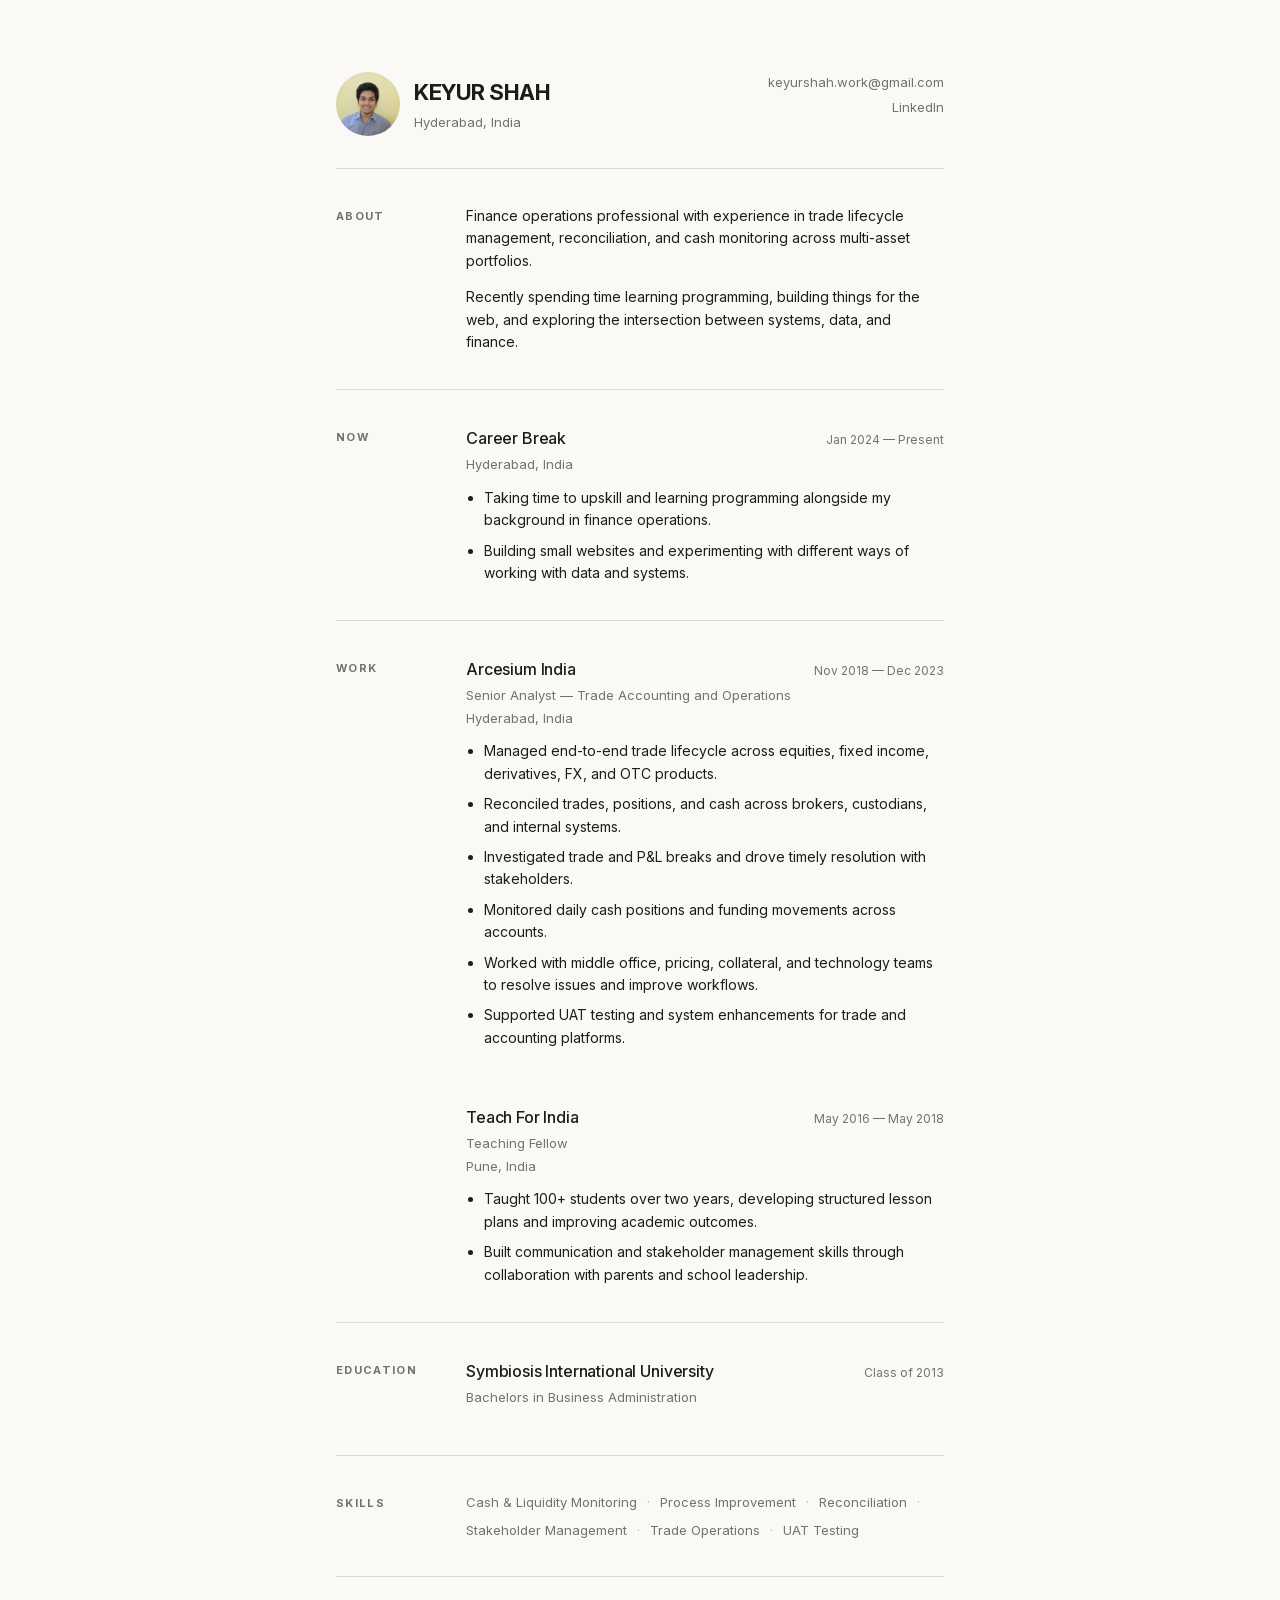
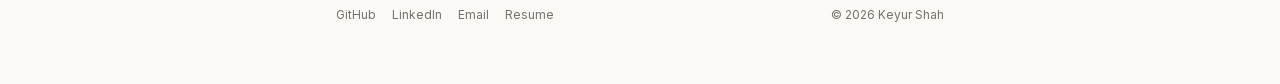
<file: index.html>
<!doctype html>
<html lang="en">
  <head>
    <head>
      <!-- Open Graph -->
      <meta charset="UTF-8" />
      <meta name="viewport" content="width=device-width, initial-scale=1.0" />
      <meta name="author" content="Keyur Shah" />
      <meta property="og:title" content="Keyur Shah" />
      <meta
        property="og:description"
        content="Finance operations, technology, writing, and things I'm learning." />
      <meta property="og:url" content="https://keyurshah.net/" />
      <meta property="og:type" content="website" />
      <meta
        property="og:image"
        content="https://keyurshah.net/linkedin-pfp.JPG" />
      <meta name="twitter:card" content="summary" />

      <title>Keyur Shah</title>
      <link rel="canonical" href="https://keyurshah.net/" />
      <link rel="icon" type="image/x-icon" href="favicon.ico" />
      <link rel="stylesheet" href="/style.css" />
      <script src="/script.js" defer></script>
    </head>
  </head>

  <body>
    <main class="page">
      <!-- Header -->
      <header class="site-header">
        <div class="identity">
          <img
            src="/linkedin-pfp.webp"
            alt="Keyur Shah"
            class="profile-image" />
          <div class="identity-text">
            <h1>KEYUR SHAH</h1>
            <p class="location">Hyderabad, India</p>
          </div>
        </div>

        <div class="contact">
          <a class="external-link" href="mailto:keyurshah.work@gmail.com">
            keyurshah.work@gmail.com
          </a>

          <div class="social-links">
            <a class="external-link" href="https://www.linkedin.com/in/kyurshah"
              >LinkedIn</a
            >
          </div>
        </div>
      </header>

      <!-- About -->
      <section class="section">
        <h2>ABOUT</h2>

        <div class="section-content">
          <p>
            Finance operations professional with experience in trade lifecycle
            management, reconciliation, and cash monitoring across multi-asset
            portfolios.
          </p>

          <p>
            Recently spending time learning programming, building things for the
            web, and exploring the intersection between systems, data, and
            finance.
          </p>
        </div>
      </section>

      <!-- Career break -->
      <section class="section">
        <h2>NOW</h2>

        <div class="entry">
          <div class="entry-header">
            <div>
              <h3>Career Break</h3>
              <p class="role">Hyderabad, India</p>
            </div>

            <p class="dates">Jan 2024 — Present</p>
          </div>

          <ul>
            <li>
              Taking time to upskill and learning programming alongside my
              background in finance operations.
            </li>
            <li>
              Building small websites and experimenting with different ways of
              working with data and systems.
            </li>
          </ul>
        </div>
      </section>

      <!-- Work -->
      <section class="section">
        <h2>WORK</h2>

        <article class="entry">
          <div class="entry-header">
            <div>
              <h3>Arcesium India</h3>
              <p class="role">
                Senior Analyst — Trade Accounting and Operations
              </p>
              <p class="role">Hyderabad, India</p>
            </div>

            <p class="dates">Nov 2018 — Dec 2023</p>
          </div>

          <ul>
            <li>
              Managed end-to-end trade lifecycle across equities, fixed income,
              derivatives, FX, and OTC products.
            </li>

            <li>
              Reconciled trades, positions, and cash across brokers, custodians,
              and internal systems.
            </li>

            <li>
              Investigated trade and P&amp;L breaks and drove timely resolution
              with stakeholders.
            </li>

            <li>
              Monitored daily cash positions and funding movements across
              accounts.
            </li>

            <li>
              Worked with middle office, pricing, collateral, and technology
              teams to resolve issues and improve workflows.
            </li>

            <li>
              Supported UAT testing and system enhancements for trade and
              accounting platforms.
            </li>
          </ul>
        </article>

        <h2></h2>
        <article class="entry">
          <div class="entry-header">
            <div>
              <h3>Teach For India</h3>
              <p class="role">Teaching Fellow</p>
              <p class="role">Pune, India</p>
            </div>

            <p class="dates">May 2016 — May 2018</p>
          </div>

          <ul>
            <li>
              Taught 100+ students over two years, developing structured lesson
              plans and improving academic outcomes.
            </li>

            <li>
              Built communication and stakeholder management skills through
              collaboration with parents and school leadership.
            </li>
          </ul>
        </article>
      </section>

      <!-- Education -->
      <section class="section">
        <h2>EDUCATION</h2>

        <article class="entry">
          <div class="entry-header">
            <div>
              <h3>Symbiosis International University</h3>
              <p class="role">Bachelors in Business Administration</p>
            </div>

            <p class="dates">Class of 2013</p>
          </div>
        </article>
      </section>

      <!-- Skills -->
      <section class="section">
        <h2>SKILLS</h2>

        <div class="skills">
          <span>Cash &amp; Liquidity Monitoring</span>
          <span>Process Improvement</span>
          <span>Reconciliation</span>
          <span>Stakeholder Management</span>
          <span>Trade Operations</span>
          <span>UAT Testing</span>
        </div>
      </section>

      <!-- Footer -->
      <footer class="site-footer">
        <div class="footer-links">
          <a class="external-link" href="https://github.com/warmtoast-dev"
            >GitHub</a
          >
          <a class="external-link" href="https://www.linkedin.com/in/kyurshah"
            >LinkedIn</a
          >
          <a class="external-link" href="mailto:keyurshah.work@gmail.com"
            >Email</a
          >
          <a
            class="external-link"
            href="https://drive.google.com/file/d/1tSRClTNk5eQHRfk19iX1xmyEid7lplw9/view?usp=sharing"
            >Resume</a
          >
        </div>

        <p>© <span id="year">2026</span> Keyur Shah</p>
      </footer>
    </main>
  </body>
</html>
</file>
<file: style.css>
/* 
==================================================
   Fonts
================================================== 
*/

@font-face {
  font-family: "Inter";
  src: url("/InterVariable.woff2") format("woff2");
  font-weight: 100 900;
  font-style: normal;
  font-display: swap;
}

/* 
==================================================
   Base Variables & Resets
================================================== 
*/

:root {
    --background: #FAF9F6;
    --text: #1C1C1A;
    --muted: #73736D;
    --line: #DCDAD4;
    --page-width: 38rem;
}

@media (prefers-color-scheme: dark) {
  :root {
    --background: #191918;
    --text: #E8E6DF;
    --muted: #9A9992;
    --line: #383833;
  }
}

* {
  box-sizing: border-box;
}

html {
  scroll-behavior: smooth;
}

body {
  margin: 0;
  background: var(--background);
  color: var(--text);

  font-family:
    "Inter",
    -apple-system,
    BlinkMacSystemFont,
    "Segoe UI",
    Roboto,
    sans-serif;

  font-size: 14px;
  line-height: 1.6;

  -webkit-font-smoothing: antialiased;
  -moz-osx-font-smoothing: grayscale;
}

/* 
==================================================
   Page Layout
================================================== 
*/

.page {
  width: min(calc(100% - 48px), var(--page-width));
  margin: 0 auto;
  padding: 72px 0 60px;
}

/* 
==================================================
   Header
================================================== 
*/

.site-header {
  display: flex;
  justify-content: space-between;
  align-items: flex-start;

  padding-bottom: 32px;
  border-bottom: 1px solid var(--line);
}

.identity {
  display: flex;
  align-items: center;
  gap: 14px;
}

.profile-image {
  width: 64px;
  height: 64px;
  object-fit: cover;
  border-radius: 50%;
}

.identity-text h1 {
  margin: 0;
  font-size: 22px;
  font-weight: 700;
  letter-spacing: -0.02em;
}

.location {
  margin: 2px 0 0;
  color: var(--muted);
  font-size: 13px;
}

.contact {
  display: flex;
  flex-direction: column;
  align-items: flex-end;
  gap: 4px;
  color: var(--muted);
  font-size: 13px;
  text-align: right;
}

.social-links {
  display: flex;
  gap: 12px;
}

a {
  color: inherit;
  text-decoration: none;
  transition: color 150ms ease;
}

a:hover {
  text-decoration: underline;
}

.contact a:hover {
  color: var(--text);
}

/* 
==================================================
   Sections
================================================== 
*/

.section {
  display: grid;
  grid-template-columns: 110px 1fr;
  gap: 1.25rem;
  padding: 2.25rem 0;
  border-bottom: 1px solid var(--line);
}

.section h2 {
  margin: 3px 0 0;
  color: var(--muted);
  font-size: 11px;
  font-weight: 700;
  letter-spacing: 0.12em;
}

.section-content {
  max-width: 100%;
}

.section-content p {
  margin: 0 0 14px;
}

.section-content p:last-child {
  margin-bottom: 0;
}

/* 
==================================================
   Entries (Experience & Work)
================================================== 
*/

.entry {
  margin-bottom: 36px;
}

.entry:last-child {
  margin-bottom: 0;
}

.entry-header {
  display: flex;
  justify-content: space-between;
  align-items: baseline;
  gap: 20px;
  margin-bottom: 12px;
}

.entry h3 {
  margin: 0;
  font-size: 1rem;
  font-weight: 500;
  letter-spacing: -0.01em;
}

.role {
  margin: 2px 0 0;

  color: var(--muted);
  font-size: 13px;
}

.dates {
  flex-shrink: 0;
  margin: 0;
  color: var(--muted);
  font-size: 12px;
  white-space: nowrap;
}

ul {
  margin: 0;
  padding-left: 18px;
}

li {
  margin-bottom: 8px;
  color: var(--text);
}

li:last-child {
  margin-bottom: 0;
}

/* 
==================================================
   Skills
================================================== 
*/

.skills {
  display: flex;
  flex-wrap: wrap;
  gap: 0.4rem 0;
}

.skills span {
  color: var(--muted);
  font-size: 13px;
}

.skills span::after {
  content: "·";
  margin: 0 10px;
  color: #b5b5b5;
}

.skills span:last-child::after {
  display: none;
}


/* 
==================================================
   External Links
================================================== 
*/
.external-link {
  position: relative;
}

.external-link::after {
  content: "↗";
  position: absolute;
  left: 100%;
  top: 0;
  margin-left: 0.1rem;
  color: var(--muted);
  font-size: 0.85em;
  opacity: 0;
  transform: translateY(2px);
  transition:
    opacity 120ms ease,
    transform 120ms ease;
  pointer-events: none;
}

.external-link:hover::after {
  opacity: 1;
  transform: translateY(0);
}

/* 
==================================================
   Footer
================================================== 
*/

.site-footer {
  display: flex;
  justify-content: space-between;
  align-items: center;
  padding-top: 28px;
  color: var(--muted);
  font-size: 12px;
}

.site-footer p {
  margin: 0;
}

.footer-links {
  display: flex;
  gap: 16px;
}

.footer-links a:hover {
  color: var(--text);
}

/* 
==================================================
   Mobile Responsive Adjustments
================================================== 
*/

@media (max-width: 600px) {
  .page {
    width: min(calc(100% - 32px), var(--page-width));
    padding-top: 40px;
  }

  .site-header {
    flex-direction: column;
    gap: 16px;
  }

  .contact {
    align-items: flex-start;
    text-align: left;
  }

  .section {
    grid-template-columns: 1fr;
    gap: 12px;
    padding: 1.75rem 0;
  }

  .entry-header {
    flex-direction: column;
    align-items: flex-start;
    gap: 4px;
  }

  .dates {
    margin-top: 2px;
  }

  .site-footer {
    flex-direction: column-reverse;
    align-items: flex-start;
    gap: 16px;
  }
}


/* print */
@media print {
  /* Page */
  @page {
    size: A4;
    margin: 14mm 16mm;
  }

  body {
    background: #fff;
    color: #000;

    font-size: 10pt;
    line-height: 1.35;
  }

  .page {
    width: 100%;
    max-width: none;
    margin: 0;
    padding: 0;
  }

  /* Hide things that belong to the website */
  .profile-image {
    display: none;
  }

  .site-footer {
    display: none;
  }

  /* Header */
  .site-header {
    padding-bottom: 12px;
    border-bottom: 1px solid #000;
  }

  .identity {
    gap: 0;
  }

  .identity-text h1 {
    font-size: 20pt;
  }

  .location {
    color: #000;
    font-size: 9pt;
  }

  .contact {
    color: #000;
    font-size: 9pt;
  }

  /* Sections */
  .section {
    grid-template-columns: 85px 1fr;
    gap: 12px;

    padding: 11px 0;

    border-bottom: 1px solid #ccc;
  }

  .section h2 {
    font-size: 8pt;
    color: #000;
  }

  /* Entries */
  .entry {
    margin-bottom: 18px;
  }

  .entry-header {
    margin-bottom: 5px;
  }

  .entry h3 {
    font-size: 10.5pt;
  }

  .role,
  .dates {
    color: #000;
    font-size: 8.5pt;
  }

  ul {
    padding-left: 15px;
  }

  li {
    margin-bottom: 3px;
  }

  /* Skills */
  .skills span {
    color: #000;
  }

  .skills span::after {
    color: #000;
  }

  /* Links */
  a {
    color: #000;
    text-decoration: none;
  }

  a[href]::after {
    content: none !important;
  }

  /* Prevent awkward page breaks */
  .entry {
    break-inside: avoid;
  }

  .section {
    break-inside: avoid;
  }
}
</file>
